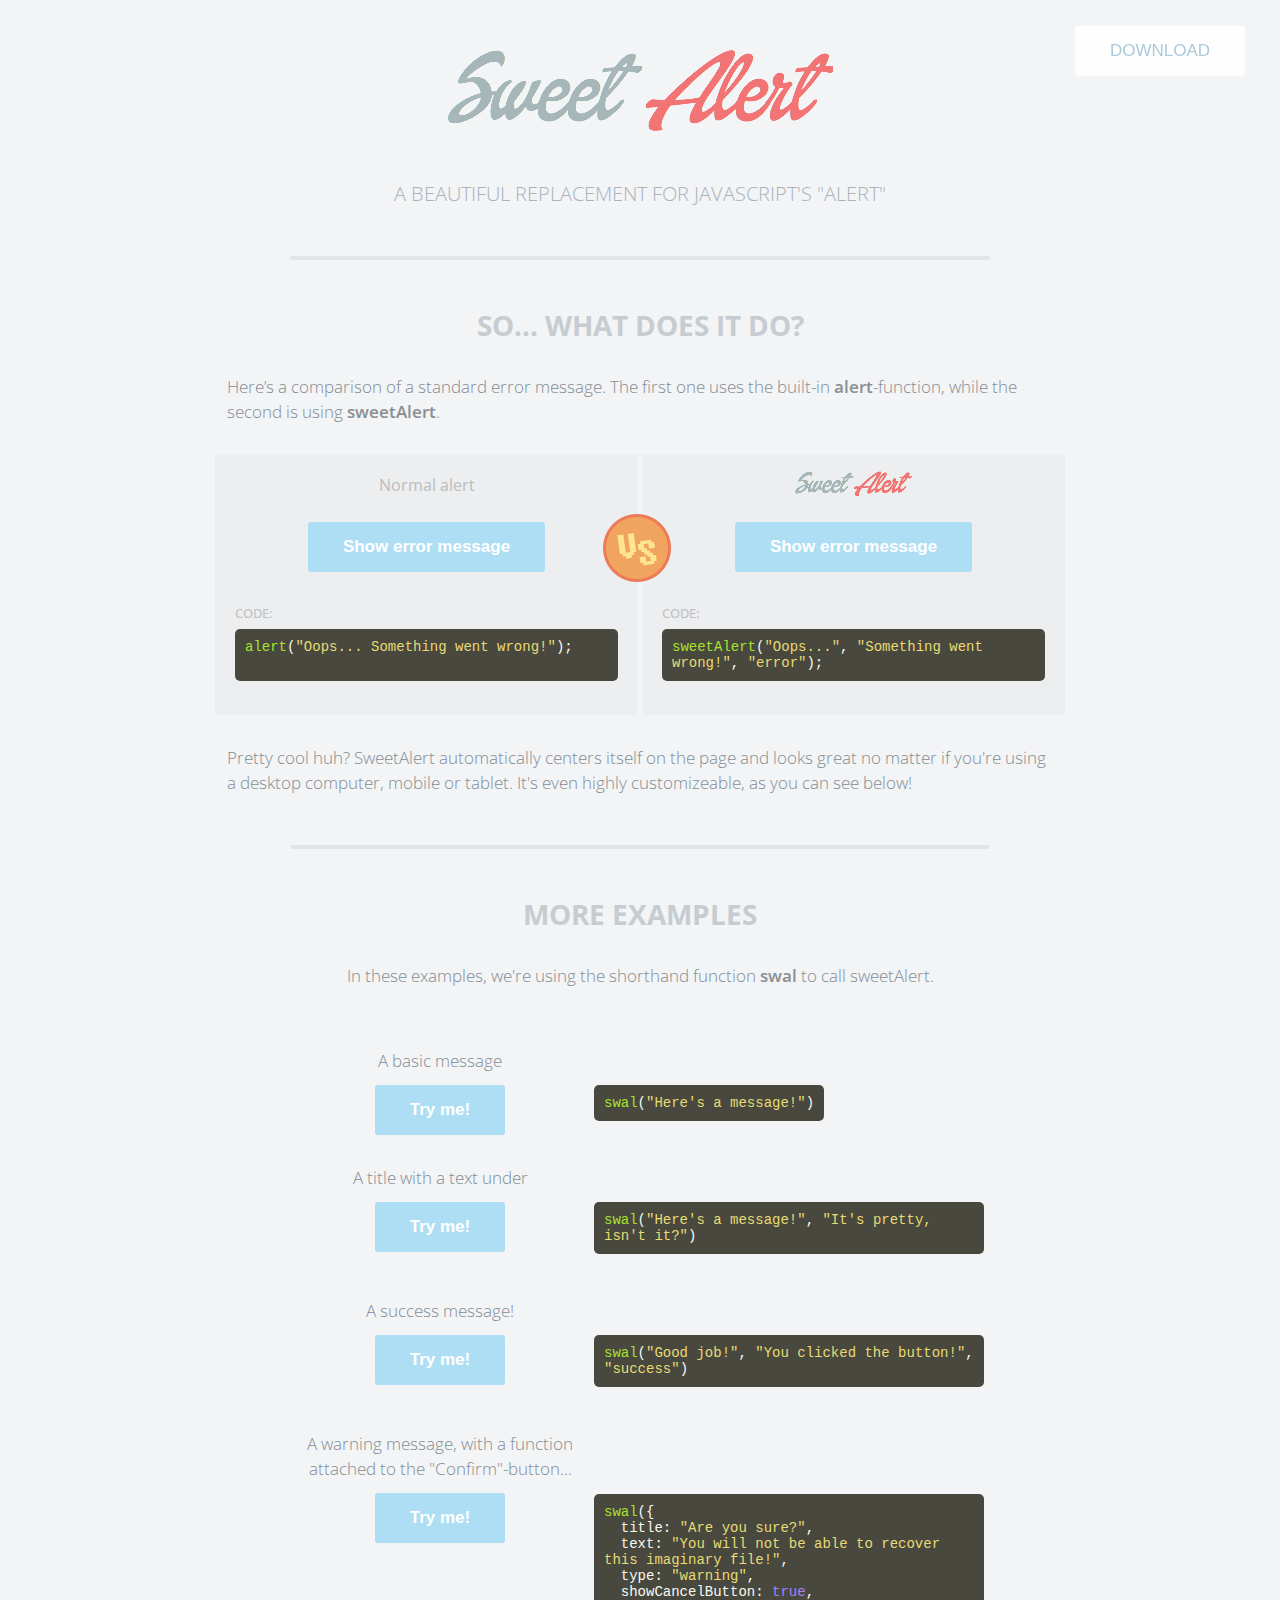
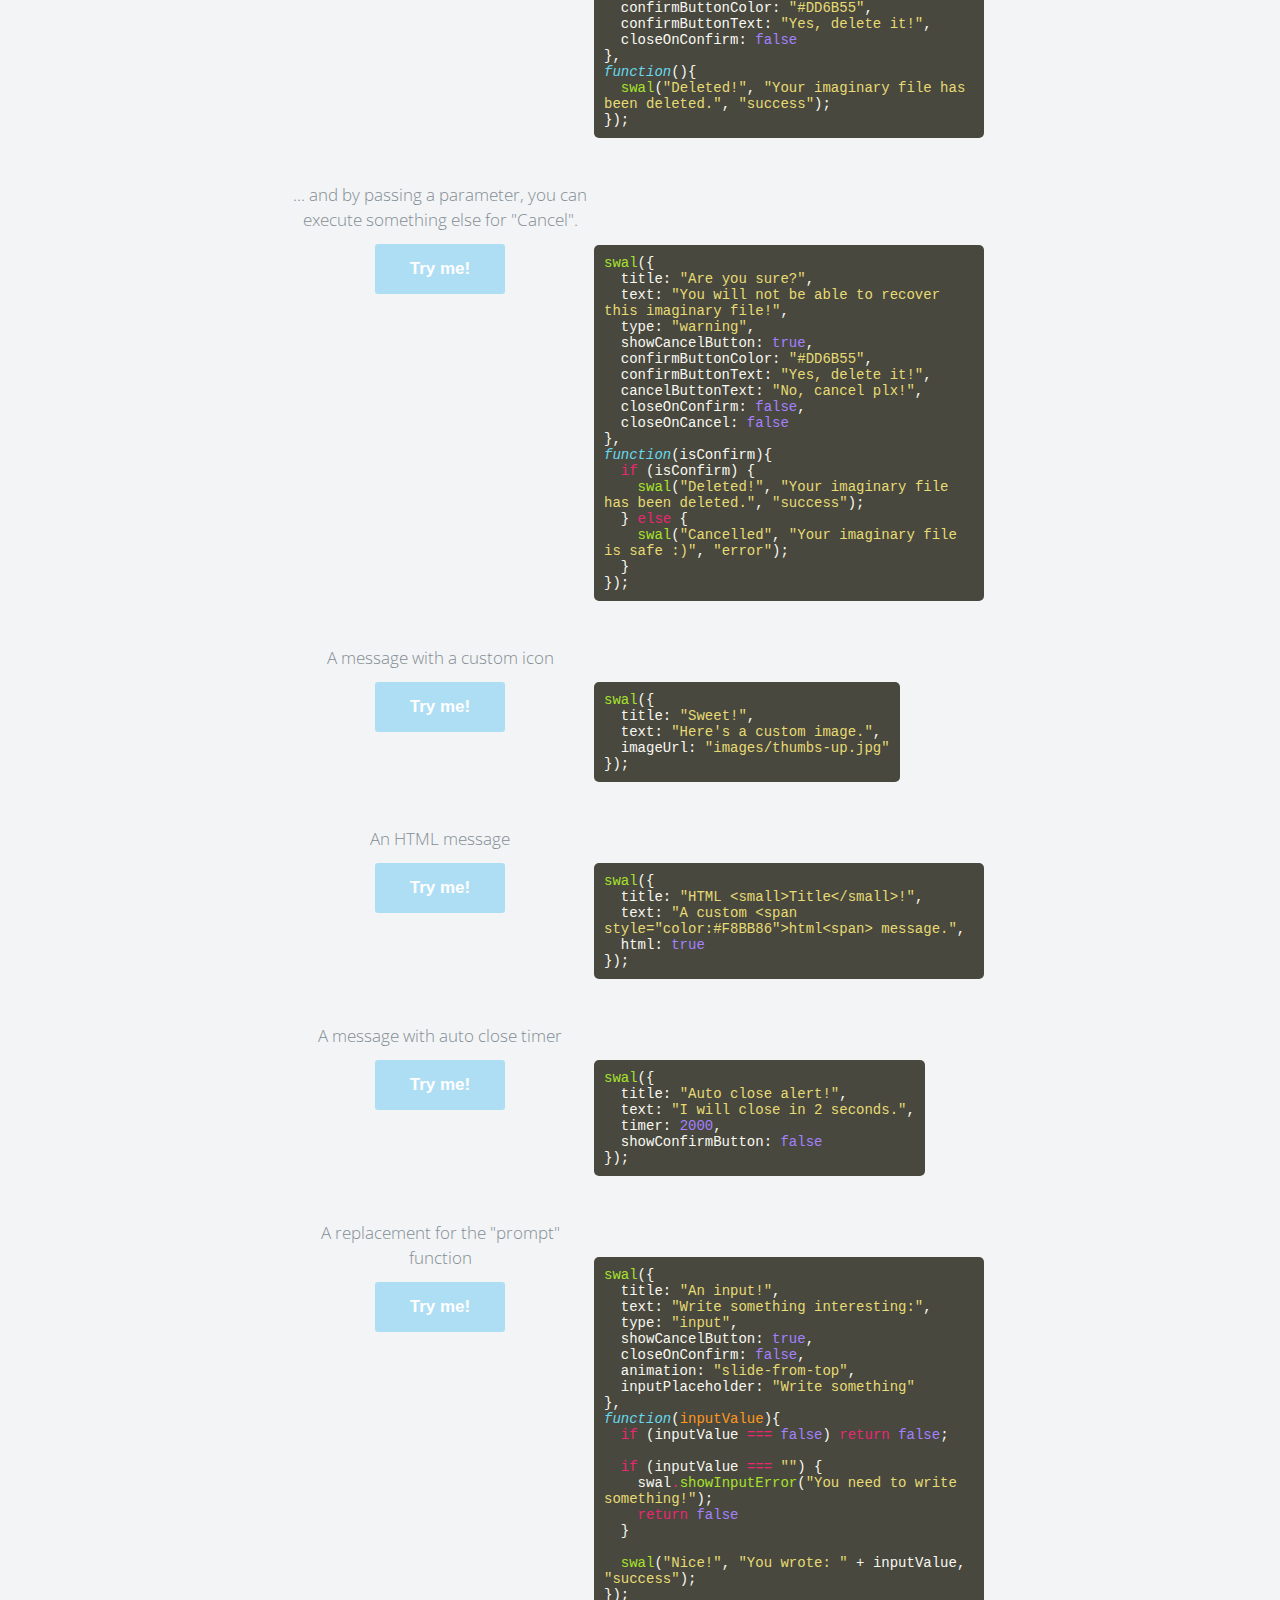
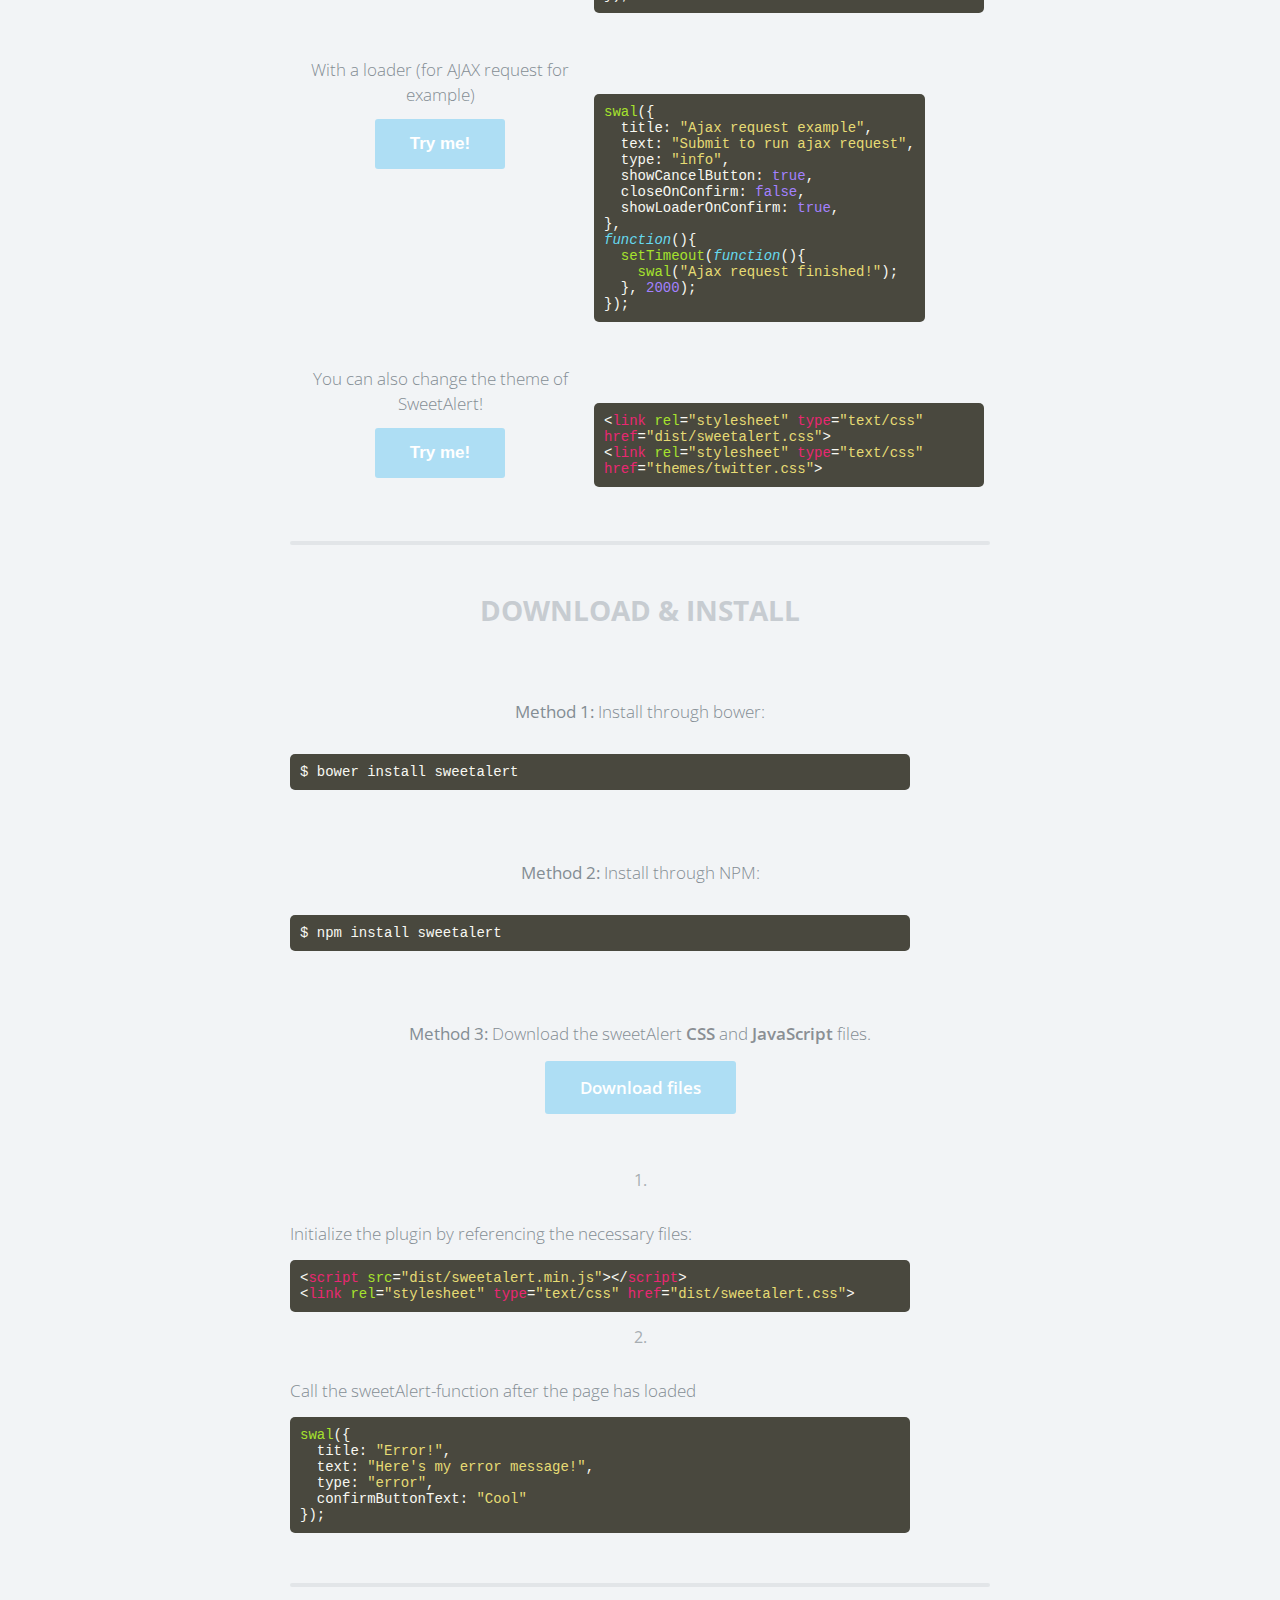
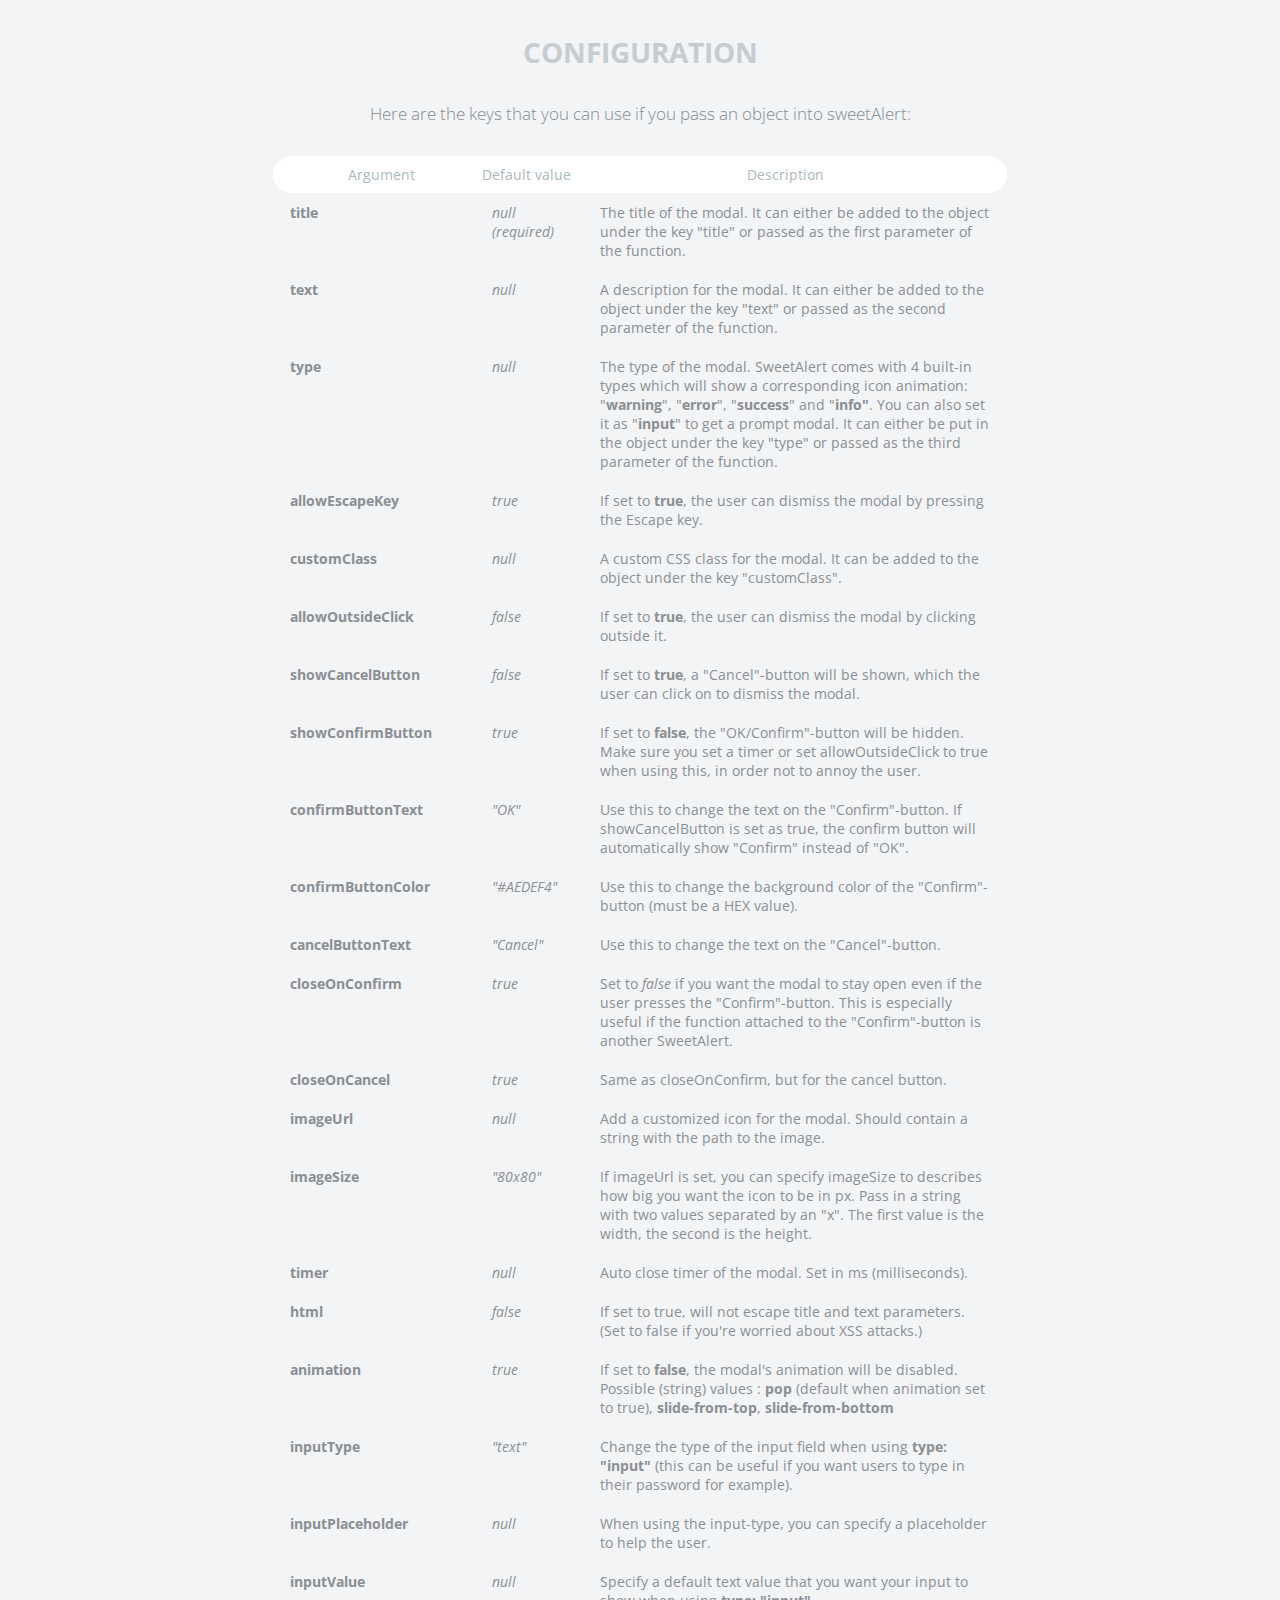
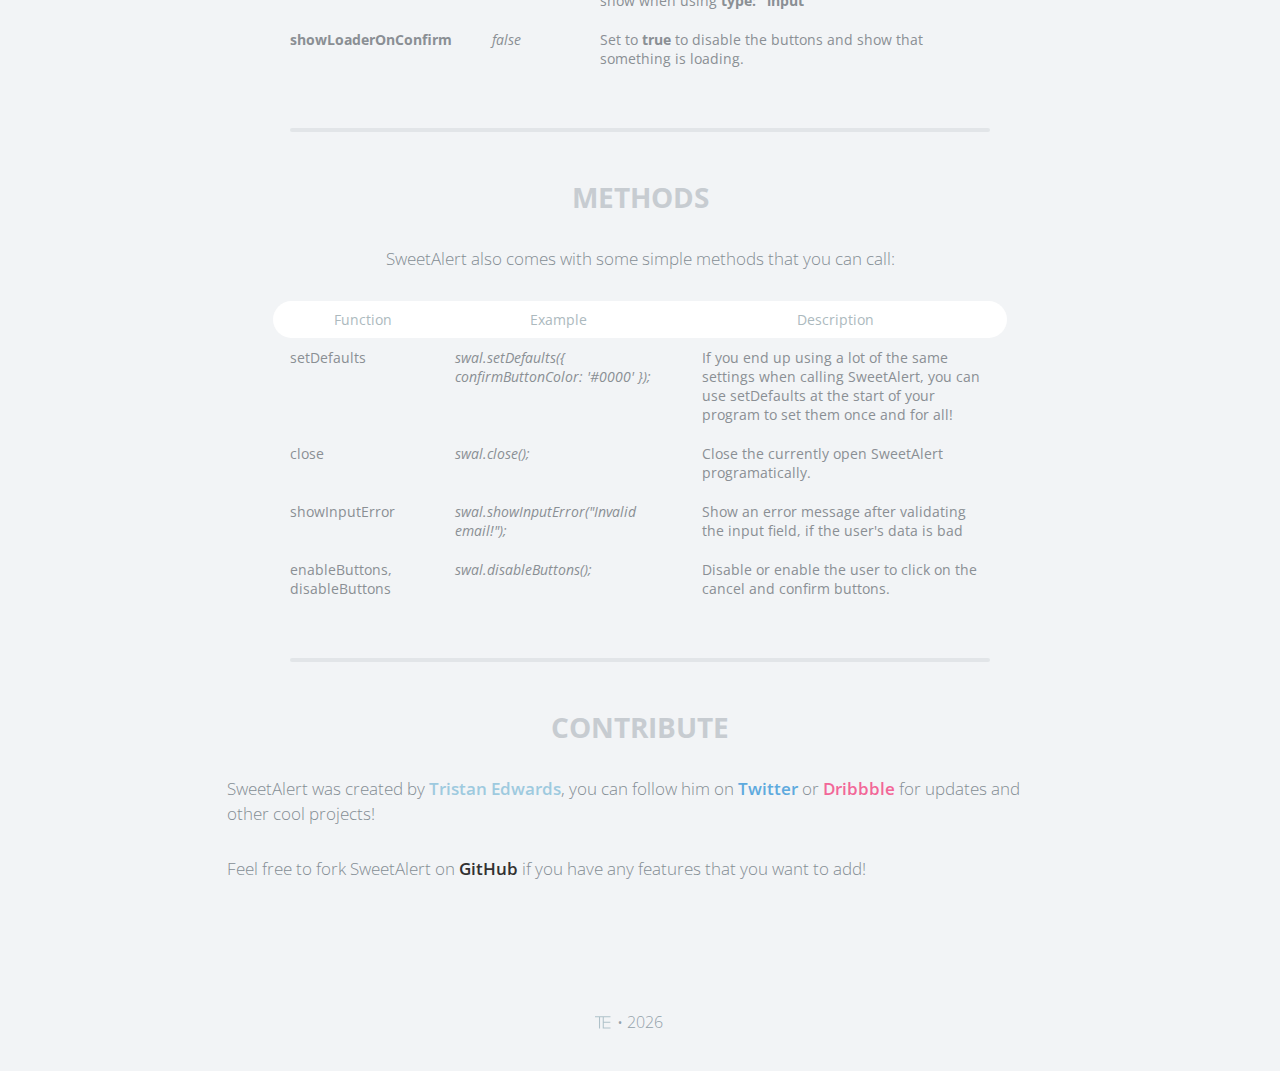
<file: vendor/sweetalert/index.html>
<!doctype html>

<html>

<head>
  <meta charset="utf-8">
  <meta name="viewport" content="width=device-width, initial-scale=1, maximum-scale=1, user-scalable=0" />
  <title>SweetAlert</title>

  <link rel="stylesheet" href="example/example.css">
  <script src="https://code.jquery.com/jquery-2.1.3.min.js"></script>

  <!-- This is what you need -->
  <script src="dist/sweetalert-dev.js"></script>
  <link rel="stylesheet" href="dist/sweetalert.css">
  <!--.......................-->

</head>

<body>

<h1>Sweet Alert</h1>
<h2>A beautiful replacement for JavaScript's "Alert"</h2>
<button class="download">Download</button>

<!-- What does it do? -->
<h3>So... What does it do?</h3>
<p>Here’s a comparison of a standard error message. The first one uses the built-in <strong>alert</strong>-function, while the second is using <strong>sweetAlert</strong>.</p>

<div class="showcase normal">
	<h4>Normal alert</h4>
	<button>Show error message</button>

	<h5>Code:</h5>
	<pre><span class="attr">alert</span>(<span class="str">"Oops... Something went wrong!"</span>);

	</pre>

	<div class="vs-icon"></div>
</div>

<div class="showcase sweet">
	<h4>Sweet Alert</h4>
	<button>Show error message</button>

	<h5>Code:</h5>
	<pre><span class="attr">sweetAlert</span>(<span class="str">"Oops..."</span>, <span class="str">"Something went wrong!"</span>, <span class="str">"error"</span>);</pre>
</div>

<p>Pretty cool huh? SweetAlert automatically centers itself on the page and looks great no matter if you're using a desktop computer, mobile or tablet. It's even highly customizeable, as you can see below!</p>


<!-- Examples -->
<h3>More examples</h3>

<p class="center">In these examples, we're using the shorthand function <strong>swal</strong> to call sweetAlert.</p>

<ul class="examples">

	<li class="message">
		<div class="ui">
			<p>A basic message</p>
			<button>Try me!</button>
		</div>
		<pre><span class="attr">swal</span>(<span class="str">"Here's a message!"</span>)</pre>
	</li>

	<li class="title-text">
		<div class="ui">
			<p>A title with a text under</p>
			<button>Try me!</button>
		</div>
		<pre><span class="attr">swal</span>(<span class="str">"Here's a message!"</span>, <span class="str">"It's pretty, isn't it?"</span>)</pre>
	</li>

	<li class="success">
		<div class="ui">
			<p>A success message!</p>
			<button>Try me!</button>
		</div>
		<pre><span class="attr">swal</span>(<span class="str">"Good job!"</span>, <span class="str">"You clicked the button!"</span>, <span class="str">"success"</span>)</pre>
	</li>

	<li class="warning confirm">
		<div class="ui">
			<p>A warning message, with a function attached to the "Confirm"-button...</p>
			<button>Try me!</button>
		</div>
		<pre><span class="attr">swal</span>({
&nbsp;&nbsp;title: <span class="str">"Are you sure?"</span>,
&nbsp;&nbsp;text: <span class="str">"You will not be able to recover this imaginary file!"</span>,
&nbsp;&nbsp;type: <span class="str">"warning"</span>,
&nbsp;&nbsp;showCancelButton: <span class="val">true</span>,
&nbsp;&nbsp;confirmButtonColor: <span class="str">"#DD6B55"</span>,
&nbsp;&nbsp;confirmButtonText: <span class="str">"Yes, delete it!"</span>,
&nbsp;&nbsp;closeOnConfirm: <span class="val">false</span>
},
<span class="func"><i>function</i></span>(){
&nbsp;&nbsp;<span class="attr">swal</span>(<span class="str">"Deleted!"</span>, <span class="str">"Your imaginary file has been deleted."</span>, <span class="str">"success"</span>);
});</pre>
	</li>

	<li class="warning cancel">
		<div class="ui">
			<p>... and by passing a parameter, you can execute something else for "Cancel".</p>
			<button>Try me!</button>
		</div>
		<pre><span class="attr">swal</span>({
&nbsp;&nbsp;title: <span class="str">"Are you sure?"</span>,
&nbsp;&nbsp;text: <span class="str">"You will not be able to recover this imaginary file!"</span>,
&nbsp;&nbsp;type: <span class="str">"warning"</span>,
&nbsp;&nbsp;showCancelButton: <span class="val">true</span>,
&nbsp;&nbsp;confirmButtonColor: <span class="str">"#DD6B55"</span>,
&nbsp;&nbsp;confirmButtonText: <span class="str">"Yes, delete it!"</span>,
&nbsp;&nbsp;cancelButtonText: <span class="str">"No, cancel plx!"</span>,
&nbsp;&nbsp;closeOnConfirm: <span class="val">false</span>,
&nbsp;&nbsp;closeOnCancel: <span class="val">false</span>
},
<span class="func"><i>function</i></span>(isConfirm){
&nbsp;&nbsp;<span class="tag">if</span> (isConfirm) {
&nbsp;&nbsp;&nbsp;&nbsp;<span class="attr">swal</span>(<span class="str">"Deleted!"</span>, <span class="str">"Your imaginary file has been deleted."</span>, <span class="str">"success"</span>);
&nbsp;&nbsp;} <span class="tag">else</span> {
	&nbsp;&nbsp;&nbsp;&nbsp;<span class="attr">swal</span>(<span class="str">"Cancelled"</span>, <span class="str">"Your imaginary file is safe :)"</span>, <span class="str">"error"</span>);
&nbsp;&nbsp;}
});</pre>
	</li>

	<li class="custom-icon">
		<div class="ui">
			<p>A message with a custom icon</p>
			<button>Try me!</button>
		</div>
		<pre><span class="attr">swal</span>({
&nbsp;&nbsp;title: <span class="str">"Sweet!"</span>,
&nbsp;&nbsp;text: <span class="str">"Here's a custom image."</span>,
&nbsp;&nbsp;imageUrl: <span class="str">"images/thumbs-up.jpg"</span>
});</pre>
	</li>

	<li class="message-html">
		<div class="ui">
			<p>An HTML message</p>
			<button>Try me!</button>
		</div>
		<pre><span class="attr">swal</span>({
&nbsp;&nbsp;title: <span class="str">"HTML &lt;small&gt;Title&lt;/small&gt;!"</span>,
&nbsp;&nbsp;text: <span class="str">"A custom &lt;span style="color:#F8BB86"&gt;html&lt;span&gt; message."</span>,
&nbsp;&nbsp;html: <span class="val">true</span>
});</pre>
	</li>

	<li class="timer">
		<div class="ui">
			<p>A message with auto close timer</p>
			<button>Try me!</button>
		</div>
		<pre><span class="attr">swal</span>({
&nbsp;&nbsp;title: <span class="str">"Auto close alert!"</span>,
&nbsp;&nbsp;text: <span class="str">"I will close in 2 seconds."</span>,
&nbsp;&nbsp;timer: <span class="val">2000</span>,
&nbsp;&nbsp;showConfirmButton: <span class="val">false</span>
});</pre>
	</li>


	<li class="input">
		<div class="ui">
			<p>A replacement for the "prompt" function</p>
			<button>Try me!</button>
		</div>
		<pre><span class="attr">swal</span>({
&nbsp;&nbsp;title: <span class="str">"An input!"</span>,
&nbsp;&nbsp;text: <span class="str">"Write something interesting:"</span>,
&nbsp;&nbsp;type: <span class="str">"input"</span>,
&nbsp;&nbsp;showCancelButton: <span class="val">true</span>,
&nbsp;&nbsp;closeOnConfirm: <span class="val">false</span>,
&nbsp;&nbsp;animation: <span class="str">"slide-from-top"</span>,
&nbsp;&nbsp;inputPlaceholder: <span class="str">"Write something"</span>
},
<span class="func"><i>function</i></span>(<span class="arg">inputValue</span>){
&nbsp;&nbsp;<span class="tag">if</span> (inputValue <span class="tag">===</span> <span class="val">false</span>) <span class="tag">return</span> <span class="val">false</span>;
&nbsp;&nbsp;
&nbsp;&nbsp;<span class="tag">if</span> (inputValue <span class="tag">===</span> <span class="str">""</span>) {
&nbsp;&nbsp;&nbsp;&nbsp;swal<span class="tag">.</span><span class="attr">showInputError</span>(<span class="str">"You need to write something!"</span>);
&nbsp;&nbsp;&nbsp;&nbsp;<span class="tag">return</span> <span class="val">false</span>
&nbsp;&nbsp;}
&nbsp;&nbsp;
&nbsp;&nbsp;<span class="attr">swal</span>(<span class="str">"Nice!"</span>, <span class="str">"You wrote: "</span> + inputValue, <span class="str">"success"</span>);
});</pre>
	</li>

  <li class="ajax">
    <div class="ui">
			<p>With a loader (for AJAX request for example)</p>
			<button>Try me!</button>
		</div>
		<pre><span class="attr">swal</span>({
&nbsp;&nbsp;title: <span class="str">"Ajax request example"</span>,
&nbsp;&nbsp;text: <span class="str">"Submit to run ajax request"</span>,
&nbsp;&nbsp;type: <span class="str">"info"</span>,
&nbsp;&nbsp;showCancelButton: <span class="val">true</span>,
&nbsp;&nbsp;closeOnConfirm: <span class="val">false</span>,
&nbsp;&nbsp;showLoaderOnConfirm: <span class="val">true</span>,
},
<span class="func"><i>function</i></span>(){
&nbsp;&nbsp;<span class="attr">setTimeout</span>(<span class="func"><i>function</i></span>(){
&nbsp;&nbsp;&nbsp;&nbsp;<span class="attr">swal</span>(<span class="str">"Ajax request finished!"</span>);
&nbsp;&nbsp;}, <span class="val">2000</span>);
});</pre>
	</li>

	<li class="theme">
		<div class="ui">
			<p>You can also change the theme of SweetAlert!</p>
			<button>Try me!</button>
		</div>
		<pre>&lt;<span class="tag">link</span> <span class="attr">rel</span>=<span class="str">"stylesheet"</span> <span class="tag">type</span>=<span class="str">"text/css"</span> <span class="tag">href</span>=<span class="str">"dist/sweetalert.css"</span>&gt;
			&lt;<span class="tag">link</span> <span class="attr">rel</span>=<span class="str">"stylesheet"</span> <span class="tag">type</span>=<span class="str">"text/css"</span> <span class="tag">href</span>=<span class="str">"themes/twitter.css"</span>&gt;</pre>
	</li>

</ul>


<!-- Download & Install -->
<h3 id="download-section">Download & install</h3>

<div class="center-container">
	<p class="center"><b>Method 1:</b> Install through bower:</p>
	<pre class="center">$ bower install sweetalert</pre>
</div>

<div class="center-container">
	<p class="center"><b>Method 2:</b> Install through NPM:</p>
	<pre class="center">$ npm install sweetalert</pre>
</div>

<p class="center"><b>Method 3:</b> Download the sweetAlert <strong>CSS</strong> and <strong>JavaScript</strong> files.</p>

<a class="button" href="https://github.com/t4t5/sweetalert/archive/master.zip" download>Download files</a>

<ol>
	<li>
		<p>Initialize the plugin by referencing the necessary files:</p>
		<pre>&lt;<span class="tag">script</span> <span class="attr">src</span>=<span class="str">"dist/sweetalert.min.js"</span>&gt;&lt;/<span class="tag">script</span>&gt;
&lt;<span class="tag">link</span> <span class="attr">rel</span>=<span class="str">"stylesheet"</span> <span class="tag">type</span>=<span class="str">"text/css"</span> <span class="tag">href</span>=<span class="str">"dist/sweetalert.css"</span>&gt;</pre>
	</li>

	<li>
		<p>Call the sweetAlert-function after the page has loaded</p>
		<pre><span class="attr">swal</span>({
&nbsp;&nbsp;title: <span class="str">"Error!"</span>,
&nbsp;&nbsp;text: <span class="str">"Here's my error message!"</span>,
&nbsp;&nbsp;type: <span class="str">"error"</span>,
&nbsp;&nbsp;confirmButtonText: <span class="str">"Cool"</span>
});
</pre>
	</li>
</ol>



<!-- Configuration -->
<h3>Configuration</h3>

<p class="center">Here are the keys that you can use if you pass an object into sweetAlert:</p>

<table>
	<tr class="titles">
		<th>
			<div class="border-left"></div>
			Argument
		</th>
		<th>Default value</th>
		<th>
			<div class="border-right"></div>
			Description
		</th>
	</tr>
	<tr>
		<td><b>title</b></td>
		<td><i>null (required)</i></td>
		<td>The title of the modal. It can either be added to the object under the key "title" or passed as the first parameter of the function.</td>
	</tr>
	<tr>
		<td><b>text</b></td>
		<td><i>null</i></td>
		<td>A description for the modal. It can either be added to the object under the key "text" or passed as the second parameter of the function.</td>
	</tr>
	<tr>
		<td><b>type</b></td>
		<td><i>null</i></td>
		<td>The type of the modal. SweetAlert comes with 4 built-in types which will show a corresponding icon animation: "<strong>warning</strong>", "<strong>error</strong>", "<strong>success</strong>" and "<strong>info"</strong>. You can also set it as "<strong>input</strong>" to get a prompt modal. It can either be put in the object under the key "type" or passed as the third parameter of the function.</td>
	</tr>
    <tr>
      <td><b>allowEscapeKey</b></td>
      <td><i>true</i></td>
      <td>If set to <strong>true</strong>, the user can dismiss the modal by pressing the Escape key.</td>
    </tr>
	<tr>
		<td><b>customClass</b></td>
		<td><i>null</i></td>
		<td>A custom CSS class for the modal. It can be added to the object under the key "customClass".</td>
	</tr>
	<tr>
		<td><b>allowOutsideClick</b></td>
		<td><i>false</i></td>
		<td>If set to <strong>true</strong>, the user can dismiss the modal by clicking outside it.</td>
	</tr>
	<tr>
		<td><b>showCancelButton</b></td>
		<td><i>false</i></td>
		<td>If set to <strong>true</strong>, a "Cancel"-button will be shown, which the user can click on to dismiss the modal.</td>
	</tr>
	<tr>
		<td><b>showConfirmButton</b></td>
		<td><i>true</i></td>
		<td>If set to <strong>false</strong>, the "OK/Confirm"-button will be hidden. Make sure you set a timer or set allowOutsideClick to true when using this, in order not to annoy the user.</td>
	</tr>
	<tr>
		<td><b>confirmButtonText</b></td>
		<td><i>"OK"</i></td>
		<td>Use this to change the text on the "Confirm"-button. If showCancelButton is set as true, the confirm button will automatically show "Confirm" instead of "OK".</td>
	</tr>
	<tr>
		<td><b>confirmButtonColor</b></td>
		<td><i>"#AEDEF4"</i></td>
		<td>Use this to change the background color of the "Confirm"-button (must be a HEX value).</td>
	</tr>
	<tr>
		<td><b>cancelButtonText</b></td>
		<td><i>"Cancel"</i></td>
		<td>Use this to change the text on the "Cancel"-button.</td>
	</tr>
	<tr>
		<td><b>closeOnConfirm</b></td>
		<td><i>true</i></td>
		<td>Set to <i>false</i> if you want the modal to stay open even if the user presses the "Confirm"-button. This is especially useful if the function attached to the "Confirm"-button is another SweetAlert.</td>
	</tr>
	<tr>
		<td><b>closeOnCancel</b></td>
		<td><i>true</i></td>
		<td>Same as closeOnConfirm, but for the cancel button.</td>
	</tr>
	<tr>
		<td><b>imageUrl</b></td>
		<td><i>null</i></td>
		<td>Add a customized icon for the modal. Should contain a string with the path to the image.</td>
	</tr>
	<tr>
		<td><b>imageSize</b></td>
		<td><i>"80x80"</i></td>
		<td>If imageUrl is set, you can specify imageSize to describes how big you want the icon to be in px. Pass in a string with two values separated by an "x". The first value is the width, the second is the height.</td>
	</tr>
	<tr>
		<td><b>timer</b></td>
		<td><i>null</i></td>
		<td>Auto close timer of the modal. Set in ms (milliseconds).</td>
	</tr>
	<tr>
		<td><b>html</b></td>
		<td><i>false</i></td>
		<td>If set to true, will not escape title and text parameters. (Set to false if you're worried about XSS attacks.)</td>
	</tr>
	<tr>
		<td><b>animation</b></td>
		<td><i>true</i></td>
		<td>If set to <strong>false</strong>, the modal's animation will be disabled. Possible (string) values : <strong>pop</strong> (default when animation set to true), <strong>slide-from-top</strong>, <strong>slide-from-bottom</strong></td>
	</tr>
	<tr>
		<td><b>inputType</b></td>
		<td><i>"text"</i></td>
		<td>Change the type of the input field when using <strong>type: "input"</strong> (this can be useful if you want users to type in their password for example).</td>
	</tr>
	<tr>
		<td><b>inputPlaceholder</b></td>
		<td><i>null</i></td>
		<td>When using the input-type, you can specify a placeholder to help the user.</td>
	</tr>
	<tr>
		<td><b>inputValue</b></td>
		<td><i>null</i></td>
		<td>Specify a default text value that you want your input to show when using <strong>type: "input"</strong></td>
	</tr>
	<tr>
		<td><b>showLoaderOnConfirm</b></td>
		<td><i>false</i></td>
    <td>Set to <strong>true</strong> to disable the buttons and show that something is loading.</td>
	</tr>
</table>


<!-- Methods -->
<h3>Methods</h3>

<p class="center">SweetAlert also comes with some simple methods that you can call:</p>

<table>
	<tr class="titles">
		<th>
			<div class="border-left"></div>
			Function
		</th>
		<th>Example</th>
		<th>
			<div class="border-right"></div>
			Description
		</th>
	</tr>
	<tr>
		<td>setDefaults</td>
		<td><i>swal.setDefaults({ confirmButtonColor: '#0000' });</i></td>
		<td>If you end up using a lot of the same settings when calling SweetAlert, you can use setDefaults at the start of your program to set them once and for all!</td>
	</tr>
	<tr>
		<td>close</td>
		<td><i>swal.close();</i></td>
		<td>Close the currently open SweetAlert programatically.</td>
	</tr>
	<tr>
		<td>showInputError</td>
		<td><i>swal.showInputError("Invalid email!");</i></td>
		<td>Show an error message after validating the input field, if the user's data is bad</td>
	</tr>
	<tr>
		<td>enableButtons, disableButtons</td>
		<td><i>swal.disableButtons();</i></td>
		<td>Disable or enable the user to click on the cancel and confirm buttons.</td>
	</tr>
</table>



<!-- Contribute -->
<h3>Contribute</h3>
<p>SweetAlert was created by <a href="http://tristanedwards.me" target="_blank">Tristan Edwards</a>, you can follow him on <a href="https://twitter.com/t4t5" target="_blank" class="twitter">Twitter</a> or <a href="https://dribbble.com/tristanedwards" target="_blank" class="dribbble">Dribbble</a> for updates and other cool projects!</p>
<p>Feel free to fork SweetAlert on <a href="https://github.com/t4t5/sweetalert" class="github">GitHub</a> if you have any features that you want to add!</p>


<footer>
	<span class="te-logo">TE</span> • <script>document.write(new Date().getFullYear())</script>
</footer>


<script>

document.querySelector('button.download').onclick = function(){
	$("html, body").animate({ scrollTop: $("#download-section").offset().top }, 1000);
};

document.querySelector('.showcase.normal button').onclick = function(){
	alert("Oops... Something went wrong!");
};

document.querySelector('.showcase.sweet button').onclick = function(){
	swal("Oops...", "Something went wrong!", "error");
};

document.querySelector('ul.examples li.message button').onclick = function(){
	swal("Here's a message!");
};

document.querySelector('ul.examples li.timer button').onclick = function(){
	swal({
		title: "Auto close alert!",
		text: "I will close in 2 seconds.",
		timer: 2000,
		showConfirmButton: false
	});
};

document.querySelector('ul.examples li.title-text button').onclick = function(){
	swal("Here's a message!", "It's pretty, isn't it?");
};

document.querySelector('ul.examples li.success button').onclick = function(){
	swal("Good job!", "You clicked the button!", "success");
};

document.querySelector('ul.examples li.warning.confirm button').onclick = function(){
	swal({
		title: "Are you sure?",
		text: "You will not be able to recover this imaginary file!",
		type: "warning",
		showCancelButton: true,
		confirmButtonColor: '#DD6B55',
		confirmButtonText: 'Yes, delete it!',
		closeOnConfirm: false
	},
	function(){
		swal("Deleted!", "Your imaginary file has been deleted!", "success");
	});
};

document.querySelector('ul.examples li.warning.cancel button').onclick = function(){
	swal({
		title: "Are you sure?",
		text: "You will not be able to recover this imaginary file!",
		type: "warning",
		showCancelButton: true,
		confirmButtonColor: '#DD6B55',
		confirmButtonText: 'Yes, delete it!',
		cancelButtonText: "No, cancel plx!",
		closeOnConfirm: false,
		closeOnCancel: false
	},
	function(isConfirm){
    if (isConfirm){
      swal("Deleted!", "Your imaginary file has been deleted!", "success");
    } else {
      swal("Cancelled", "Your imaginary file is safe :)", "error");
    }
	});
};

document.querySelector('ul.examples li.custom-icon button').onclick = function(){
	swal({
		title: "Sweet!",
		text: "Here's a custom image.",
		imageUrl: 'example/images/thumbs-up.jpg'
	});
};

document.querySelector('ul.examples li.message-html button').onclick = function(){
	swal({
		title: "HTML <small>Title</small>!",
		text: 'A custom <span style="color:#F8BB86">html<span> message.',
		html: true
	});
};

document.querySelector('ul.examples li.input button').onclick = function(){
	swal({
		title: "An input!",
		text: 'Write something interesting:',
		type: 'input',
		showCancelButton: true,
		closeOnConfirm: false,
		animation: "slide-from-top",
		inputPlaceholder: "Write something",
	},
	function(inputValue){
		if (inputValue === false) return false;

		if (inputValue === "") {
			swal.showInputError("You need to write something!");
			return false;
		}
    
		swal("Nice!", 'You wrote: ' + inputValue, "success");

	});
};

document.querySelector('ul.examples li.theme button').onclick = function() {
	swal({
		title: "Themes!",
		text: "Here's the Twitter theme for SweetAlert!",
		confirmButtonText: "Cool!",
		customClass: 'twitter'
	});
};

document.querySelector('ul.examples li.ajax button').onclick = function() {
  swal({
    title: 'Ajax request example',
    text: 'Submit to run ajax request',
    type: 'info',
    showCancelButton: true,
    closeOnConfirm: false,
    showLoaderOnConfirm: true,
  }, function(){
    setTimeout(function() {
      swal('Ajax request finished!');
    }, 2000);
  });
};

</script>



</body>

</html>
</file>
<file: vendor/sweetalert/example/example.css>
@import url(http://fonts.googleapis.com/css?family=Open+Sans:400,600,700,300);
@import url(http://fonts.googleapis.com/css?family=Open+Sans+Condensed:700);
body {
  background-color: #f2f4f6;
  font-family: 'Open Sans', sans-serif;
  text-align: center; }

h1 {
  background-image: url("images/logo_big.png");
  background-image: -webkit-image-set(url("images/logo_big.png") 1x, url("images/logo_big@2x.png") 2x);
  width: 385px;
  height: 81px;
  text-indent: -9999px;
  white-space: nowrap;
  margin: 50px auto; }
  @media all and (max-width: 420px) {
    h1 {
      width: 300px;
      background-size: contain;
      background-repeat: no-repeat;
      background-position: center; } }
  @media all and (max-width: 330px) {
    h1 {
      width: 250px; } }

h2 {
  font-size: 20px;
  color: #A9B2BC;
  line-height: 25px;
  text-transform: uppercase;
  font-weight: 300;
  text-align: center;
  display: block; }

h3 {
  font-size: 28px;
  color: #C7CCD1;
  text-transform: uppercase;
  font-family: 'Open Sans Condensed', sans-serif;
  margin-top: 100px;
  text-align: center;
  position: relative; }
  h3#download-section {
    margin-top: 50px;
    padding-top: 40px; }
  h3::after {
    content: "";
    background-color: #e2e5e8;
    height: 4px;
    width: 700px;
    left: 50%;
    margin-left: -350px;
    position: absolute;
    margin-top: -50px;
    border-radius: 2px; }
    @media all and (max-width: 740px) {
      h3::after {
        width: auto;
        left: 20px;
        right: 20px;
        margin-left: 0; } }

a {
  text-decoration: none; }

p {
  max-width: 826px;
  margin: 30px auto;
  font-size: 17px;
  font-weight: 300;
  color: #848D94;
  line-height: 25px;
  text-align: left; }
  p.center {
    text-align: center; }
  p strong {
    color: #8A8F94;
    font-weight: 600; }
  p a {
    color: #9ECADF;
    font-weight: 600; }
    p a:hover {
      text-decoration: underline; }
    p a.twitter {
      color: #5eaade; }
    p a.dribbble {
      color: #f26798; }
    p a.github {
      color: #323131; }

button, .button {
  background-color: #AEDEF4;
  color: white;
  border: none;
  box-shadow: none;
  font-size: 17px;
  font-weight: 500;
  font-weight: 600;
  border-radius: 3px;
  padding: 15px 35px;
  margin: 26px 5px 0 5px;
  cursor: pointer; }
  button:focus, .button:focus {
    outline: none; }
  button:hover, .button:hover {
    background-color: #a1d9f2; }
  button:active, .button:active {
    background-color: #81ccee; }
  button.cancel, .button.cancel {
    background-color: #D0D0D0; }
    button.cancel:hover, .button.cancel:hover {
      background-color: #c8c8c8; }
    button.cancel:active, .button.cancel:active {
      background-color: #b6b6b6; }
  button.download, .button.download {
    position: fixed;
    right: 30px;
    top: 0;
    background-color: rgba(255, 255, 255, 0.9);
    color: #ABCADA;
    font-weight: 500;
    text-transform: uppercase;
    z-index: 3; }
    @media all and (max-width: 1278px) {
      button.download, .button.download {
        display: none; } }

.center-container {
  max-width: 700px;
  margin: 70px auto; }

pre {
  background-color: #49483e;
  color: #f8f8f2;
  padding: 10px;
  border-radius: 5px;
  white-space: pre-line;
  text-align: left;
  font-size: 14px;
  max-width: 600px; }
  pre .str {
    color: #e6db74; }
  pre .func {
    color: #66d9ef; }
  pre .val {
    color: #a381ff; }
  pre .tag {
    color: #e92772; }
  pre .attr {
    color: #a6e22d; }
  pre .arg {
    color: #fd9720; }

.showcase {
  background-color: #eceef0;
  padding: 20px;
  display: inline-block;
  width: 383px;
  vertical-align: top;
  position: relative; }
  @media all and (max-width: 865px) {
    .showcase {
      margin: 5px auto;
      padding: 46px 20px; } }
  @media all and (max-width: 440px) {
    .showcase {
      width: auto; } }
  .showcase h4 {
    font-size: 16px;
    color: #BCBCBC;
    line-height: 22px;
    margin: 0 auto;
    font-weight: 400; }
  .showcase.sweet h4 {
    width: 117px;
    height: 25px;
    margin-top: -3px;
    text-indent: -9999px;
    background-image: url("images/logo_small.png");
    background-image: -webkit-image-set(url("images/logo_small.png") 1x, url("images/logo_small@2x.png") 2x); }
  .showcase h5 {
    margin-bottom: -7px;
    text-align: left;
    font-weight: 500;
    text-transform: uppercase;
    color: #c2c2c2; }
  .showcase button {
    margin-bottom: 10px; }
  .showcase .vs-icon {
    background-image: url("images/vs_icon.png");
    background-image: -webkit-image-set(url("images/vs_icon.png") 1x, url("images/vs_icon@2x.png") 2x);
    width: 69px;
    height: 69px;
    position: absolute;
    right: -34px;
    top: 60px;
    z-index: 2; }
    @media all and (max-width: 865px) {
      .showcase .vs-icon {
        margin: 5px auto;
        right: auto;
        left: 50%;
        margin-left: -35px;
        top: auto;
        bottom: -35px; } }

ul.examples {
  list-style-type: none;
  width: 700px;
  margin: 0 auto;
  text-align: left;
  padding-left: 0; }
  @media all and (max-width: 758px) {
    ul.examples {
      width: auto; } }
  ul.examples li {
    padding-left: 0; }
  ul.examples .ui, ul.examples pre {
    display: inline-block;
    vertical-align: top; }
    @media all and (max-width: 758px) {
      ul.examples .ui, ul.examples pre {
        display: block;
        max-width: none;
        margin: 0 auto; } }
  ul.examples .ui {
    width: 300px;
    text-align: center; }
    ul.examples .ui button {
      margin-top: 12px; }
    ul.examples .ui p {
      text-align: center;
      margin-bottom: 0; }
  ul.examples pre {
    max-width: 370px;
    margin-top: 67px; }
    @media all and (max-width: 758px) {
      ul.examples pre {
        margin-top: 16px !important;
        margin-bottom: 60px; } }
  ul.examples .warning pre {
    margin-top: 93px; }

ol {
  max-width: 700px;
  margin: 70px auto;
  list-style-position: inside;
  padding-left: 0; }
  ol li {
    color: #A7ADB2; }
    ol li p {
      margin-bottom: 10px; }

table {
  width: 700px;
  font-size: 14px;
  color: #8a8f94;
  margin: 10px auto;
  text-align: left;
  border-collapse: collapse; }
  @media all and (max-width: 750px) {
    table {
      width: auto;
      margin: 10px 20px; } }
  table th {
    background-color: white;
    padding: 9px;
    color: #acb9be;
    font-weight: 400;
    text-align: center;
    position: relative; }
    table th .border-left, table th .border-right {
      position: absolute;
      background-color: white;
      border-radius: 50%;
      top: 0;
      left: -17px;
      width: 37px;
      height: 37px; }
    table th .border-right {
      left: auto;
      right: -17px; }
    @media all and (max-width: 750px) {
      table th:nth-child(2) {
        display: none; } }
  table td {
    padding: 10px 20px;
    vertical-align: top; }
    table td:first-child {
      padding-left: 0px; }
    table td:last-child {
      padding-right: 0px; }
    @media all and (max-width: 750px) {
      table td:nth-child(2) {
        display: none; } }
    @media all and (max-width: 360px) {
      table td {
        padding: 10px 4px; }
        table td b {
          font-size: 13px; } }

footer {
  margin-top: 100px;
  padding-bottom: 30px;
  color: #9A999F;
  display: inline-block;
  position: relative;
  color: gray;
  font-weight: 400;
  color: #93a1aa;
  font-weight: 300; }
  footer .te-logo {
    text-indent: -99999px;
    background-size: contain;
    background-repeat: no-repeat;
    background-position: center center;
    height: 16px;
    width: 16px;
    display: inline-block;
    margin-right: 5px;
    background-image: url("images/te-logo-small.svg");
    position: absolute;
    left: -22px;
    top: 3px; }

.sweet-alert.twitter {
  font-family: "Helvetica Neue", Helvetica, Arial, sans-serif;
  padding: 15px;
  padding-top: 55px;
  text-align: right;
  border-radius: 6px;
  box-shadow: 0px 0px 0px 1px rgba(0, 0, 0, 0.11), 0px 6px 30px rgba(0, 0, 0, 0.14); }
  .sweet-alert.twitter ~ .sweet-overlay {
    background: rgba(41, 47, 51, 0.9); }
  .sweet-alert.twitter h2 {
    position: absolute;
    top: 0;
    left: 0;
    right: 0;
    height: 40px;
    line-height: 40px;
    font-size: 16px;
    font-weight: 400;
    color: #8899a6;
    margin: 0;
    color: #66757f;
    border-bottom: 1px solid #e1e8ed; }
  .sweet-alert.twitter p {
    display: block;
    text-align: center;
    color: #66757f;
    font-weight: 400;
    font-size: 13px;
    margin-top: 7px; }
  .sweet-alert.twitter .sa-button-container {
    background-color: #f5f8fa;
    border-top: 1px solid #e1e8ed;
    box-shadow: 0px -1px 0px white;
    margin: -15px;
    margin-top: 0; }
  .sweet-alert.twitter[data-has-confirm-button=false][data-has-cancel-button=false] {
    padding-bottom: 10px; }
    .sweet-alert.twitter[data-has-confirm-button=false][data-has-cancel-button=false] .sa-button-container {
      display: none; }
  .sweet-alert.twitter button {
    border-radius: 2px;
    box-shadow: none !important;
    text-shadow: 0px -1px 0px rgba(0, 0, 0, 0.3);
    margin: 17px 0px;
    border-radius: 4px;
    font-size: 14px;
    font-weight: 600;
    padding: 8px 16px;
    position: relative; }
    .sweet-alert.twitter button:focus, .sweet-alert.twitter button.cancel:focus {
      box-shadow: none !important; }
      .sweet-alert.twitter button:focus::before, .sweet-alert.twitter button.cancel:focus::before {
        content: "";
        position: absolute;
        left: -5px;
        top: -5px;
        right: -5px;
        bottom: -5px;
        border: 2px solid #a5b0b4;
        border-radius: 8px; }
    .sweet-alert.twitter button.confirm {
      background-color: #55acee !important;
      background-image: linear-gradient(transparent, rgba(0, 0, 0, 0.05));
      -ms-filter: "progid:DXImageTransform.Microsoft.gradient(startColorstr=#00000000, endColorstr=#0C000000)";
      border: 1px solid #3b88c3;
      box-shadow: inset 0 1px 0 rgba(255, 255, 255, 0.15);
      margin-right: 15px; }
      .sweet-alert.twitter button.confirm:hover {
        background-color: #55acee;
        background-image: linear-gradient(transparent, rgba(0, 0, 0, 0.15));
        -ms-filter: "progid:DXImageTransform.Microsoft.gradient(startColorstr=#00000000, endColorstr=#26000000)";
        border-color: #3b88c3; }
    .sweet-alert.twitter button.cancel {
      color: #66757e;
      background-color: #f5f8fa;
      background-image: linear-gradient(#fff, #f5f8fa);
      text-shadow: 0px -1px 0px white;
      margin-right: 9px;
      border: 1px solid #e1e8ed; }
      .sweet-alert.twitter button.cancel:hover, .sweet-alert.twitter button.cancel:focus:hover {
        background-color: #e1e8ed;
        background-image: linear-gradient(#fff, #e1e8ed);
        -ms-filter: "progid:DXImageTransform.Microsoft.gradient(enabled=false)";
        border-color: #e1e8ed; }
      .sweet-alert.twitter button.cancel:focus {
        background: #fff;
        border-color: #fff; }
  .sweet-alert.twitter .sa-icon {
    transform: scale(0.72);
    margin-bottom: -2px;
    margin-top: -10px; }
  .sweet-alert.twitter input {
    border: 1px solid #e1e8ed;
    border-radius: 3px;
    padding: 10px 7px;
    height: auto;
    box-shadow: none;
    font-size: 13px;
    margin: 10px 0; }
    .sweet-alert.twitter input:focus {
      border-color: #94A1A6;
      box-shadow: inset 0 0 0 1px rgba(77, 99, 107, 0.7); }
  .sweet-alert.twitter fieldset .sa-input-error {
    display: none; }
  .sweet-alert.twitter .sa-error-container {
    text-align: center;
    border: none;
    background-color: #fbedc0;
    margin-bottom: 6px; }
    .sweet-alert.twitter .sa-error-container.show {
      border: 1px solid #f0e1b9; }
    .sweet-alert.twitter .sa-error-container .icon {
      display: none; }
    .sweet-alert.twitter .sa-error-container p {
      color: #292f33;
      font-weight: 600;
      margin-top: 0; }
</file>
<file: vendor/sweetalert/dist/sweetalert.css>
body.stop-scrolling {
  height: 100%;
  overflow: hidden; }

.sweet-overlay {
  background-color: black;
  /* IE8 */
  -ms-filter: "progid:DXImageTransform.Microsoft.Alpha(Opacity=40)";
  /* IE8 */
  background-color: rgba(0, 0, 0, 0.4);
  position: fixed;
  left: 0;
  right: 0;
  top: 0;
  bottom: 0;
  display: none;
  z-index: 10000; }

.sweet-alert {
  background-color: white;
  font-family: 'Open Sans', 'Helvetica Neue', Helvetica, Arial, sans-serif;
  width: 478px;
  padding: 17px;
  border-radius: 5px;
  text-align: center;
  position: fixed;
  left: 50%;
  top: 50%;
  margin-left: -256px;
  margin-top: -200px;
  overflow: hidden;
  display: none;
  z-index: 99999; }
  @media all and (max-width: 540px) {
    .sweet-alert {
      width: auto;
      margin-left: 0;
      margin-right: 0;
      left: 15px;
      right: 15px; } }
  .sweet-alert h2 {
    color: #575757;
    font-size: 30px;
    text-align: center;
    font-weight: 600;
    text-transform: none;
    position: relative;
    margin: 25px 0;
    padding: 0;
    line-height: 40px;
    display: block; }
  .sweet-alert p {
    color: #797979;
    font-size: 16px;
    text-align: center;
    font-weight: 300;
    position: relative;
    text-align: inherit;
    float: none;
    margin: 0;
    padding: 0;
    line-height: normal; }
  .sweet-alert fieldset {
    border: none;
    position: relative; }
  .sweet-alert .sa-error-container {
    background-color: #f1f1f1;
    margin-left: -17px;
    margin-right: -17px;
    overflow: hidden;
    padding: 0 10px;
    max-height: 0;
    webkit-transition: padding 0.15s, max-height 0.15s;
    transition: padding 0.15s, max-height 0.15s; }
    .sweet-alert .sa-error-container.show {
      padding: 10px 0;
      max-height: 100px;
      webkit-transition: padding 0.2s, max-height 0.2s;
      transition: padding 0.25s, max-height 0.25s; }
    .sweet-alert .sa-error-container .icon {
      display: inline-block;
      width: 24px;
      height: 24px;
      border-radius: 50%;
      background-color: #ea7d7d;
      color: white;
      line-height: 24px;
      text-align: center;
      margin-right: 3px; }
    .sweet-alert .sa-error-container p {
      display: inline-block; }
  .sweet-alert .sa-input-error {
    position: absolute;
    top: 29px;
    right: 26px;
    width: 20px;
    height: 20px;
    opacity: 0;
    -webkit-transform: scale(0.5);
    transform: scale(0.5);
    -webkit-transform-origin: 50% 50%;
    transform-origin: 50% 50%;
    -webkit-transition: all 0.1s;
    transition: all 0.1s; }
    .sweet-alert .sa-input-error::before, .sweet-alert .sa-input-error::after {
      content: "";
      width: 20px;
      height: 6px;
      background-color: #f06e57;
      border-radius: 3px;
      position: absolute;
      top: 50%;
      margin-top: -4px;
      left: 50%;
      margin-left: -9px; }
    .sweet-alert .sa-input-error::before {
      -webkit-transform: rotate(-45deg);
      transform: rotate(-45deg); }
    .sweet-alert .sa-input-error::after {
      -webkit-transform: rotate(45deg);
      transform: rotate(45deg); }
    .sweet-alert .sa-input-error.show {
      opacity: 1;
      -webkit-transform: scale(1);
      transform: scale(1); }
  .sweet-alert input {
    width: 100%;
    box-sizing: border-box;
    border-radius: 3px;
    border: 1px solid #d7d7d7;
    height: 43px;
    margin-top: 10px;
    margin-bottom: 17px;
    font-size: 18px;
    box-shadow: inset 0px 1px 1px rgba(0, 0, 0, 0.06);
    padding: 0 12px;
    display: none;
    -webkit-transition: all 0.3s;
    transition: all 0.3s; }
    .sweet-alert input:focus {
      outline: none;
      box-shadow: 0px 0px 3px #c4e6f5;
      border: 1px solid #b4dbed; }
      .sweet-alert input:focus::-moz-placeholder {
        transition: opacity 0.3s 0.03s ease;
        opacity: 0.5; }
      .sweet-alert input:focus:-ms-input-placeholder {
        transition: opacity 0.3s 0.03s ease;
        opacity: 0.5; }
      .sweet-alert input:focus::-webkit-input-placeholder {
        transition: opacity 0.3s 0.03s ease;
        opacity: 0.5; }
    .sweet-alert input::-moz-placeholder {
      color: #bdbdbd; }
    .sweet-alert input:-ms-input-placeholder {
      color: #bdbdbd; }
    .sweet-alert input::-webkit-input-placeholder {
      color: #bdbdbd; }
  .sweet-alert.show-input input {
    display: block; }
  .sweet-alert .sa-confirm-button-container {
    display: inline-block;
    position: relative; }
  .sweet-alert .la-ball-fall {
    position: absolute;
    left: 50%;
    top: 50%;
    margin-left: -27px;
    margin-top: 4px;
    opacity: 0;
    visibility: hidden; }
  .sweet-alert button {
    background-color: #8CD4F5;
    color: white;
    border: none;
    box-shadow: none;
    font-size: 17px;
    font-weight: 500;
    -webkit-border-radius: 4px;
    border-radius: 5px;
    padding: 10px 32px;
    margin: 26px 5px 0 5px;
    cursor: pointer; }
    .sweet-alert button:focus {
      outline: none;
      box-shadow: 0 0 2px rgba(128, 179, 235, 0.5), inset 0 0 0 1px rgba(0, 0, 0, 0.05); }
    .sweet-alert button:hover {
      background-color: #7ecff4; }
    .sweet-alert button:active {
      background-color: #5dc2f1; }
    .sweet-alert button.cancel {
      background-color: #C1C1C1; }
      .sweet-alert button.cancel:hover {
        background-color: #b9b9b9; }
      .sweet-alert button.cancel:active {
        background-color: #a8a8a8; }
      .sweet-alert button.cancel:focus {
        box-shadow: rgba(197, 205, 211, 0.8) 0px 0px 2px, rgba(0, 0, 0, 0.0470588) 0px 0px 0px 1px inset !important; }
    .sweet-alert button[disabled] {
      opacity: .6;
      cursor: default; }
    .sweet-alert button.confirm[disabled] {
      color: transparent; }
      .sweet-alert button.confirm[disabled] ~ .la-ball-fall {
        opacity: 1;
        visibility: visible;
        transition-delay: 0s; }
    .sweet-alert button::-moz-focus-inner {
      border: 0; }
  .sweet-alert[data-has-cancel-button=false] button {
    box-shadow: none !important; }
  .sweet-alert[data-has-confirm-button=false][data-has-cancel-button=false] {
    padding-bottom: 40px; }
  .sweet-alert .sa-icon {
    width: 80px;
    height: 80px;
    border: 4px solid gray;
    -webkit-border-radius: 40px;
    border-radius: 40px;
    border-radius: 50%;
    margin: 20px auto;
    padding: 0;
    position: relative;
    box-sizing: content-box; }
    .sweet-alert .sa-icon.sa-error {
      border-color: #F27474; }
      .sweet-alert .sa-icon.sa-error .sa-x-mark {
        position: relative;
        display: block; }
      .sweet-alert .sa-icon.sa-error .sa-line {
        position: absolute;
        height: 5px;
        width: 47px;
        background-color: #F27474;
        display: block;
        top: 37px;
        border-radius: 2px; }
        .sweet-alert .sa-icon.sa-error .sa-line.sa-left {
          -webkit-transform: rotate(45deg);
          transform: rotate(45deg);
          left: 17px; }
        .sweet-alert .sa-icon.sa-error .sa-line.sa-right {
          -webkit-transform: rotate(-45deg);
          transform: rotate(-45deg);
          right: 16px; }
    .sweet-alert .sa-icon.sa-warning {
      border-color: #F8BB86; }
      .sweet-alert .sa-icon.sa-warning .sa-body {
        position: absolute;
        width: 5px;
        height: 47px;
        left: 50%;
        top: 10px;
        -webkit-border-radius: 2px;
        border-radius: 2px;
        margin-left: -2px;
        background-color: #F8BB86; }
      .sweet-alert .sa-icon.sa-warning .sa-dot {
        position: absolute;
        width: 7px;
        height: 7px;
        -webkit-border-radius: 50%;
        border-radius: 50%;
        margin-left: -3px;
        left: 50%;
        bottom: 10px;
        background-color: #F8BB86; }
    .sweet-alert .sa-icon.sa-info {
      border-color: #C9DAE1; }
      .sweet-alert .sa-icon.sa-info::before {
        content: "";
        position: absolute;
        width: 5px;
        height: 29px;
        left: 50%;
        bottom: 17px;
        border-radius: 2px;
        margin-left: -2px;
        background-color: #C9DAE1; }
      .sweet-alert .sa-icon.sa-info::after {
        content: "";
        position: absolute;
        width: 7px;
        height: 7px;
        border-radius: 50%;
        margin-left: -3px;
        top: 19px;
        background-color: #C9DAE1; }
    .sweet-alert .sa-icon.sa-success {
      border-color: #A5DC86; }
      .sweet-alert .sa-icon.sa-success::before, .sweet-alert .sa-icon.sa-success::after {
        content: '';
        -webkit-border-radius: 40px;
        border-radius: 40px;
        border-radius: 50%;
        position: absolute;
        width: 60px;
        height: 120px;
        background: white;
        -webkit-transform: rotate(45deg);
        transform: rotate(45deg); }
      .sweet-alert .sa-icon.sa-success::before {
        -webkit-border-radius: 120px 0 0 120px;
        border-radius: 120px 0 0 120px;
        top: -7px;
        left: -33px;
        -webkit-transform: rotate(-45deg);
        transform: rotate(-45deg);
        -webkit-transform-origin: 60px 60px;
        transform-origin: 60px 60px; }
      .sweet-alert .sa-icon.sa-success::after {
        -webkit-border-radius: 0 120px 120px 0;
        border-radius: 0 120px 120px 0;
        top: -11px;
        left: 30px;
        -webkit-transform: rotate(-45deg);
        transform: rotate(-45deg);
        -webkit-transform-origin: 0px 60px;
        transform-origin: 0px 60px; }
      .sweet-alert .sa-icon.sa-success .sa-placeholder {
        width: 80px;
        height: 80px;
        border: 4px solid rgba(165, 220, 134, 0.2);
        -webkit-border-radius: 40px;
        border-radius: 40px;
        border-radius: 50%;
        box-sizing: content-box;
        position: absolute;
        left: -4px;
        top: -4px;
        z-index: 2; }
      .sweet-alert .sa-icon.sa-success .sa-fix {
        width: 5px;
        height: 90px;
        background-color: white;
        position: absolute;
        left: 28px;
        top: 8px;
        z-index: 1;
        -webkit-transform: rotate(-45deg);
        transform: rotate(-45deg); }
      .sweet-alert .sa-icon.sa-success .sa-line {
        height: 5px;
        background-color: #A5DC86;
        display: block;
        border-radius: 2px;
        position: absolute;
        z-index: 2; }
        .sweet-alert .sa-icon.sa-success .sa-line.sa-tip {
          width: 25px;
          left: 14px;
          top: 46px;
          -webkit-transform: rotate(45deg);
          transform: rotate(45deg); }
        .sweet-alert .sa-icon.sa-success .sa-line.sa-long {
          width: 47px;
          right: 8px;
          top: 38px;
          -webkit-transform: rotate(-45deg);
          transform: rotate(-45deg); }
    .sweet-alert .sa-icon.sa-custom {
      background-size: contain;
      border-radius: 0;
      border: none;
      background-position: center center;
      background-repeat: no-repeat; }

/*
 * Animations
 */
@-webkit-keyframes showSweetAlert {
  0% {
    transform: scale(0.7);
    -webkit-transform: scale(0.7); }
  45% {
    transform: scale(1.05);
    -webkit-transform: scale(1.05); }
  80% {
    transform: scale(0.95);
    -webkit-transform: scale(0.95); }
  100% {
    transform: scale(1);
    -webkit-transform: scale(1); } }

@keyframes showSweetAlert {
  0% {
    transform: scale(0.7);
    -webkit-transform: scale(0.7); }
  45% {
    transform: scale(1.05);
    -webkit-transform: scale(1.05); }
  80% {
    transform: scale(0.95);
    -webkit-transform: scale(0.95); }
  100% {
    transform: scale(1);
    -webkit-transform: scale(1); } }

@-webkit-keyframes hideSweetAlert {
  0% {
    transform: scale(1);
    -webkit-transform: scale(1); }
  100% {
    transform: scale(0.5);
    -webkit-transform: scale(0.5); } }

@keyframes hideSweetAlert {
  0% {
    transform: scale(1);
    -webkit-transform: scale(1); }
  100% {
    transform: scale(0.5);
    -webkit-transform: scale(0.5); } }

@-webkit-keyframes slideFromTop {
  0% {
    top: 0%; }
  100% {
    top: 50%; } }

@keyframes slideFromTop {
  0% {
    top: 0%; }
  100% {
    top: 50%; } }

@-webkit-keyframes slideToTop {
  0% {
    top: 50%; }
  100% {
    top: 0%; } }

@keyframes slideToTop {
  0% {
    top: 50%; }
  100% {
    top: 0%; } }

@-webkit-keyframes slideFromBottom {
  0% {
    top: 70%; }
  100% {
    top: 50%; } }

@keyframes slideFromBottom {
  0% {
    top: 70%; }
  100% {
    top: 50%; } }

@-webkit-keyframes slideToBottom {
  0% {
    top: 50%; }
  100% {
    top: 70%; } }

@keyframes slideToBottom {
  0% {
    top: 50%; }
  100% {
    top: 70%; } }

.showSweetAlert[data-animation=pop] {
  -webkit-animation: showSweetAlert 0.3s;
  animation: showSweetAlert 0.3s; }

.showSweetAlert[data-animation=none] {
  -webkit-animation: none;
  animation: none; }

.showSweetAlert[data-animation=slide-from-top] {
  -webkit-animation: slideFromTop 0.3s;
  animation: slideFromTop 0.3s; }

.showSweetAlert[data-animation=slide-from-bottom] {
  -webkit-animation: slideFromBottom 0.3s;
  animation: slideFromBottom 0.3s; }

.hideSweetAlert[data-animation=pop] {
  -webkit-animation: hideSweetAlert 0.2s;
  animation: hideSweetAlert 0.2s; }

.hideSweetAlert[data-animation=none] {
  -webkit-animation: none;
  animation: none; }

.hideSweetAlert[data-animation=slide-from-top] {
  -webkit-animation: slideToTop 0.4s;
  animation: slideToTop 0.4s; }

.hideSweetAlert[data-animation=slide-from-bottom] {
  -webkit-animation: slideToBottom 0.3s;
  animation: slideToBottom 0.3s; }

@-webkit-keyframes animateSuccessTip {
  0% {
    width: 0;
    left: 1px;
    top: 19px; }
  54% {
    width: 0;
    left: 1px;
    top: 19px; }
  70% {
    width: 50px;
    left: -8px;
    top: 37px; }
  84% {
    width: 17px;
    left: 21px;
    top: 48px; }
  100% {
    width: 25px;
    left: 14px;
    top: 45px; } }

@keyframes animateSuccessTip {
  0% {
    width: 0;
    left: 1px;
    top: 19px; }
  54% {
    width: 0;
    left: 1px;
    top: 19px; }
  70% {
    width: 50px;
    left: -8px;
    top: 37px; }
  84% {
    width: 17px;
    left: 21px;
    top: 48px; }
  100% {
    width: 25px;
    left: 14px;
    top: 45px; } }

@-webkit-keyframes animateSuccessLong {
  0% {
    width: 0;
    right: 46px;
    top: 54px; }
  65% {
    width: 0;
    right: 46px;
    top: 54px; }
  84% {
    width: 55px;
    right: 0px;
    top: 35px; }
  100% {
    width: 47px;
    right: 8px;
    top: 38px; } }

@keyframes animateSuccessLong {
  0% {
    width: 0;
    right: 46px;
    top: 54px; }
  65% {
    width: 0;
    right: 46px;
    top: 54px; }
  84% {
    width: 55px;
    right: 0px;
    top: 35px; }
  100% {
    width: 47px;
    right: 8px;
    top: 38px; } }

@-webkit-keyframes rotatePlaceholder {
  0% {
    transform: rotate(-45deg);
    -webkit-transform: rotate(-45deg); }
  5% {
    transform: rotate(-45deg);
    -webkit-transform: rotate(-45deg); }
  12% {
    transform: rotate(-405deg);
    -webkit-transform: rotate(-405deg); }
  100% {
    transform: rotate(-405deg);
    -webkit-transform: rotate(-405deg); } }

@keyframes rotatePlaceholder {
  0% {
    transform: rotate(-45deg);
    -webkit-transform: rotate(-45deg); }
  5% {
    transform: rotate(-45deg);
    -webkit-transform: rotate(-45deg); }
  12% {
    transform: rotate(-405deg);
    -webkit-transform: rotate(-405deg); }
  100% {
    transform: rotate(-405deg);
    -webkit-transform: rotate(-405deg); } }

.animateSuccessTip {
  -webkit-animation: animateSuccessTip 0.75s;
  animation: animateSuccessTip 0.75s; }

.animateSuccessLong {
  -webkit-animation: animateSuccessLong 0.75s;
  animation: animateSuccessLong 0.75s; }

.sa-icon.sa-success.animate::after {
  -webkit-animation: rotatePlaceholder 4.25s ease-in;
  animation: rotatePlaceholder 4.25s ease-in; }

@-webkit-keyframes animateErrorIcon {
  0% {
    transform: rotateX(100deg);
    -webkit-transform: rotateX(100deg);
    opacity: 0; }
  100% {
    transform: rotateX(0deg);
    -webkit-transform: rotateX(0deg);
    opacity: 1; } }

@keyframes animateErrorIcon {
  0% {
    transform: rotateX(100deg);
    -webkit-transform: rotateX(100deg);
    opacity: 0; }
  100% {
    transform: rotateX(0deg);
    -webkit-transform: rotateX(0deg);
    opacity: 1; } }

.animateErrorIcon {
  -webkit-animation: animateErrorIcon 0.5s;
  animation: animateErrorIcon 0.5s; }

@-webkit-keyframes animateXMark {
  0% {
    transform: scale(0.4);
    -webkit-transform: scale(0.4);
    margin-top: 26px;
    opacity: 0; }
  50% {
    transform: scale(0.4);
    -webkit-transform: scale(0.4);
    margin-top: 26px;
    opacity: 0; }
  80% {
    transform: scale(1.15);
    -webkit-transform: scale(1.15);
    margin-top: -6px; }
  100% {
    transform: scale(1);
    -webkit-transform: scale(1);
    margin-top: 0;
    opacity: 1; } }

@keyframes animateXMark {
  0% {
    transform: scale(0.4);
    -webkit-transform: scale(0.4);
    margin-top: 26px;
    opacity: 0; }
  50% {
    transform: scale(0.4);
    -webkit-transform: scale(0.4);
    margin-top: 26px;
    opacity: 0; }
  80% {
    transform: scale(1.15);
    -webkit-transform: scale(1.15);
    margin-top: -6px; }
  100% {
    transform: scale(1);
    -webkit-transform: scale(1);
    margin-top: 0;
    opacity: 1; } }

.animateXMark {
  -webkit-animation: animateXMark 0.5s;
  animation: animateXMark 0.5s; }

@-webkit-keyframes pulseWarning {
  0% {
    border-color: #F8D486; }
  100% {
    border-color: #F8BB86; } }

@keyframes pulseWarning {
  0% {
    border-color: #F8D486; }
  100% {
    border-color: #F8BB86; } }

.pulseWarning {
  -webkit-animation: pulseWarning 0.75s infinite alternate;
  animation: pulseWarning 0.75s infinite alternate; }

@-webkit-keyframes pulseWarningIns {
  0% {
    background-color: #F8D486; }
  100% {
    background-color: #F8BB86; } }

@keyframes pulseWarningIns {
  0% {
    background-color: #F8D486; }
  100% {
    background-color: #F8BB86; } }

.pulseWarningIns {
  -webkit-animation: pulseWarningIns 0.75s infinite alternate;
  animation: pulseWarningIns 0.75s infinite alternate; }

@-webkit-keyframes rotate-loading {
  0% {
    transform: rotate(0deg); }
  100% {
    transform: rotate(360deg); } }

@keyframes rotate-loading {
  0% {
    transform: rotate(0deg); }
  100% {
    transform: rotate(360deg); } }

/* Internet Explorer 9 has some special quirks that are fixed here */
/* The icons are not animated. */
/* This file is automatically merged into sweet-alert.min.js through Gulp */
/* Error icon */
.sweet-alert .sa-icon.sa-error .sa-line.sa-left {
  -ms-transform: rotate(45deg) \9; }

.sweet-alert .sa-icon.sa-error .sa-line.sa-right {
  -ms-transform: rotate(-45deg) \9; }

/* Success icon */
.sweet-alert .sa-icon.sa-success {
  border-color: transparent\9; }

.sweet-alert .sa-icon.sa-success .sa-line.sa-tip {
  -ms-transform: rotate(45deg) \9; }

.sweet-alert .sa-icon.sa-success .sa-line.sa-long {
  -ms-transform: rotate(-45deg) \9; }

/*!
 * Load Awesome v1.1.0 (http://github.danielcardoso.net/load-awesome/)
 * Copyright 2015 Daniel Cardoso <@DanielCardoso>
 * Licensed under MIT
 */
.la-ball-fall,
.la-ball-fall > div {
  position: relative;
  -webkit-box-sizing: border-box;
  -moz-box-sizing: border-box;
  box-sizing: border-box; }

.la-ball-fall {
  display: block;
  font-size: 0;
  color: #fff; }

.la-ball-fall.la-dark {
  color: #333; }

.la-ball-fall > div {
  display: inline-block;
  float: none;
  background-color: currentColor;
  border: 0 solid currentColor; }

.la-ball-fall {
  width: 54px;
  height: 18px; }

.la-ball-fall > div {
  width: 10px;
  height: 10px;
  margin: 4px;
  border-radius: 100%;
  opacity: 0;
  -webkit-animation: ball-fall 1s ease-in-out infinite;
  -moz-animation: ball-fall 1s ease-in-out infinite;
  -o-animation: ball-fall 1s ease-in-out infinite;
  animation: ball-fall 1s ease-in-out infinite; }

.la-ball-fall > div:nth-child(1) {
  -webkit-animation-delay: -200ms;
  -moz-animation-delay: -200ms;
  -o-animation-delay: -200ms;
  animation-delay: -200ms; }

.la-ball-fall > div:nth-child(2) {
  -webkit-animation-delay: -100ms;
  -moz-animation-delay: -100ms;
  -o-animation-delay: -100ms;
  animation-delay: -100ms; }

.la-ball-fall > div:nth-child(3) {
  -webkit-animation-delay: 0ms;
  -moz-animation-delay: 0ms;
  -o-animation-delay: 0ms;
  animation-delay: 0ms; }

.la-ball-fall.la-sm {
  width: 26px;
  height: 8px; }

.la-ball-fall.la-sm > div {
  width: 4px;
  height: 4px;
  margin: 2px; }

.la-ball-fall.la-2x {
  width: 108px;
  height: 36px; }

.la-ball-fall.la-2x > div {
  width: 20px;
  height: 20px;
  margin: 8px; }

.la-ball-fall.la-3x {
  width: 162px;
  height: 54px; }

.la-ball-fall.la-3x > div {
  width: 30px;
  height: 30px;
  margin: 12px; }

/*
 * Animation
 */
@-webkit-keyframes ball-fall {
  0% {
    opacity: 0;
    -webkit-transform: translateY(-145%);
    transform: translateY(-145%); }
  10% {
    opacity: .5; }
  20% {
    opacity: 1;
    -webkit-transform: translateY(0);
    transform: translateY(0); }
  80% {
    opacity: 1;
    -webkit-transform: translateY(0);
    transform: translateY(0); }
  90% {
    opacity: .5; }
  100% {
    opacity: 0;
    -webkit-transform: translateY(145%);
    transform: translateY(145%); } }

@-moz-keyframes ball-fall {
  0% {
    opacity: 0;
    -moz-transform: translateY(-145%);
    transform: translateY(-145%); }
  10% {
    opacity: .5; }
  20% {
    opacity: 1;
    -moz-transform: translateY(0);
    transform: translateY(0); }
  80% {
    opacity: 1;
    -moz-transform: translateY(0);
    transform: translateY(0); }
  90% {
    opacity: .5; }
  100% {
    opacity: 0;
    -moz-transform: translateY(145%);
    transform: translateY(145%); } }

@-o-keyframes ball-fall {
  0% {
    opacity: 0;
    -o-transform: translateY(-145%);
    transform: translateY(-145%); }
  10% {
    opacity: .5; }
  20% {
    opacity: 1;
    -o-transform: translateY(0);
    transform: translateY(0); }
  80% {
    opacity: 1;
    -o-transform: translateY(0);
    transform: translateY(0); }
  90% {
    opacity: .5; }
  100% {
    opacity: 0;
    -o-transform: translateY(145%);
    transform: translateY(145%); } }

@keyframes ball-fall {
  0% {
    opacity: 0;
    -webkit-transform: translateY(-145%);
    -moz-transform: translateY(-145%);
    -o-transform: translateY(-145%);
    transform: translateY(-145%); }
  10% {
    opacity: .5; }
  20% {
    opacity: 1;
    -webkit-transform: translateY(0);
    -moz-transform: translateY(0);
    -o-transform: translateY(0);
    transform: translateY(0); }
  80% {
    opacity: 1;
    -webkit-transform: translateY(0);
    -moz-transform: translateY(0);
    -o-transform: translateY(0);
    transform: translateY(0); }
  90% {
    opacity: .5; }
  100% {
    opacity: 0;
    -webkit-transform: translateY(145%);
    -moz-transform: translateY(145%);
    -o-transform: translateY(145%);
    transform: translateY(145%); } }
</file>
